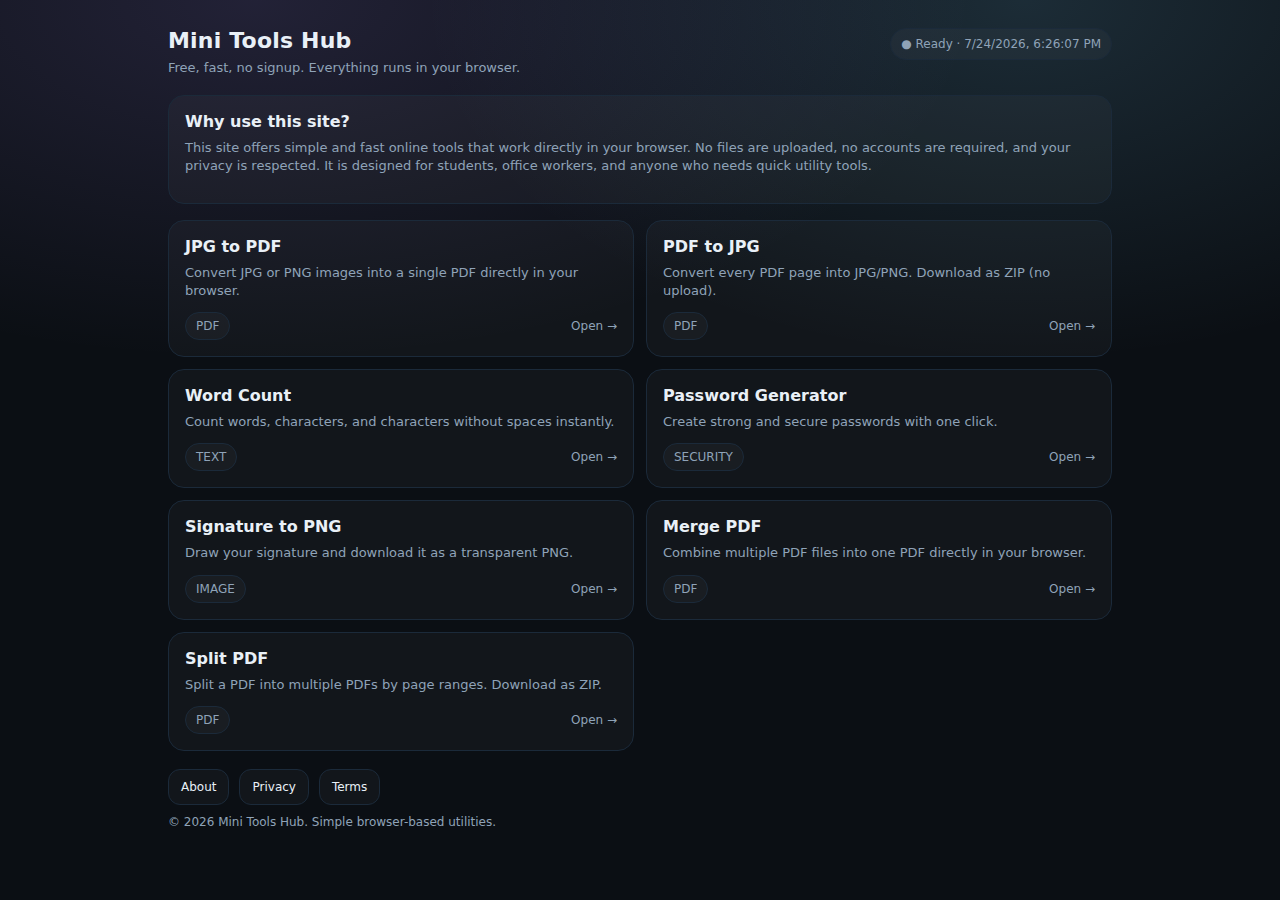
<file: index.html>
<!doctype html>
<html lang="en">
<head>
  <meta charset="utf-8" />
  <meta name="viewport" content="width=device-width,initial-scale=1" />

  <!-- Google Search Console verification -->
  <meta name="google-site-verification" content="SbjFVc47uTa8rga4hvQ6nQLdV7q9ra9mdwyhCmL1T98" />

  <!-- Google AdSense (site-wide, approval-safe) -->
  <script async src="https://pagead2.googlesyndication.com/pagead/js/adsbygoogle.js?client=ca-pub-9058387162064629"
     crossorigin="anonymous"></script>

  <!-- SEO -->
  <title>Free Mini Tools Hub – PDF • Image • Text</title>
  <meta name="description" content="A lightweight hub of free online tools: JPG to PDF, PDF to JPG, word count, password generator, and signature PNG. No signup required." />

  <link rel="stylesheet" href="./assets/style.css" />
</head>
<body>
  <div class="container">

    <!-- HEADER -->
    <div class="header">
      <div class="brand">
        <h1>Mini Tools Hub</h1>
        <p>Free, fast, no signup. Everything runs in your browser.</p>
      </div>
      <div class="badge" id="statusBadge">● Ready</div>
    </div>

    <!-- WHY SECTION (AdSense approval helper) -->
    <div class="card" style="margin-bottom:16px;">
      <h2>Why use this site?</h2>
      <p class="small">
        This site offers simple and fast online tools that work directly in your browser.
        No files are uploaded, no accounts are required, and your privacy is respected.
        It is designed for students, office workers, and anyone who needs quick utility tools.
      </p>
    </div>

    <!-- TOOLS GRID -->
    <div class="grid" id="toolsGrid">

      <a class="card" href="./tools/jpg-to-pdf/">
        <h2>JPG to PDF</h2>
        <p>Convert JPG or PNG images into a single PDF directly in your browser.</p>
        <div class="meta">
          <span class="pill">PDF</span>
          <span>Open →</span>
        </div>
      </a>

      <a class="card" href="./tools/pdf-to-jpg/">
        <h2>PDF to JPG</h2>
        <p>Convert every PDF page into JPG/PNG. Download as ZIP (no upload).</p>
        <div class="meta">
          <span class="pill">PDF</span>
          <span>Open →</span>
        </div>
      </a>

      <a class="card" href="./tools/wordcount/">
        <h2>Word Count</h2>
        <p>Count words, characters, and characters without spaces instantly.</p>
        <div class="meta">
          <span class="pill">TEXT</span>
          <span>Open →</span>
        </div>
      </a>

      <a class="card" href="./tools/password/">
        <h2>Password Generator</h2>
        <p>Create strong and secure passwords with one click.</p>
        <div class="meta">
          <span class="pill">SECURITY</span>
          <span>Open →</span>
        </div>
      </a>

      <a class="card" href="./tools/sign-png/">
        <h2>Signature to PNG</h2>
        <p>Draw your signature and download it as a transparent PNG.</p>
        <div class="meta">
          <span class="pill">IMAGE</span>
          <span>Open →</span>
        </div>
      </a>
      <a class="card" href="./tools/merge-pdf/">
        <h2>Merge PDF</h2>
        <p>Combine multiple PDF files into one PDF directly in your browser.</p>
        <div class="meta">
          <span class="pill">PDF</span>
          <span>Open →</span>
        </div>
      </a>
      <a class="card" href="./tools/split-pdf/">
        <h2>Split PDF</h2>
        <p>Split a PDF into multiple PDFs by page ranges. Download as ZIP.</p>
        <div class="meta">
          <span class="pill">PDF</span>
          <span>Open →</span>
        </div>
      </a>

    </div>

    <!-- FOOTER (AdSense 필수 정책 링크) -->
    <div class="footer">
      <div class="row">
        <a class="btn" href="./about.html">About</a>
        <a class="btn" href="./privacy.html">Privacy</a>
        <a class="btn" href="./terms.html">Terms</a>
      </div>
      <div class="small" style="margin-top:10px;">
        © 2026 Mini Tools Hub. Simple browser-based utilities.
      </div>
    </div>

  </div>

  <script src="./assets/hub.js"></script>
</body>
</html>
</file>
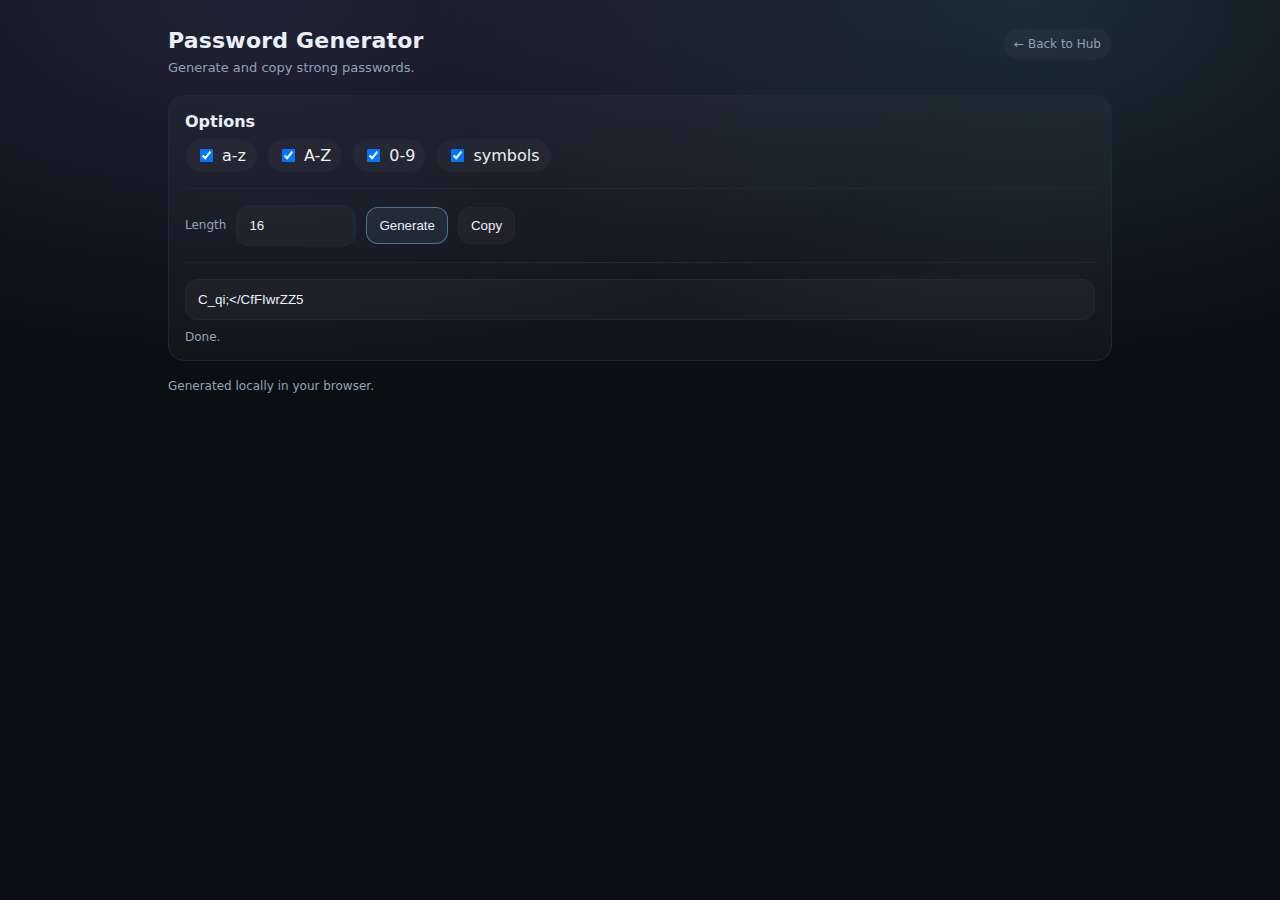
<file: tools/password/index.html>
<!doctype html>
<html lang="en">
<head>
  <meta charset="utf-8" />
  <meta name="viewport" content="width=device-width,initial-scale=1" />
  <title>Password Generator – Free Tool</title>
  <meta name="description" content="Generate strong passwords quickly for free." />
  <link rel="stylesheet" href="../../assets/style.css" />
</head>
<body>
  <div class="container">
    <div class="header">
      <div class="brand">
        <h1>Password Generator</h1>
        <p>Generate and copy strong passwords.</p>
      </div>
      <a class="badge" href="../../">← Back to Hub</a>
    </div>

    <div class="card">
      <h2>Options</h2>
      <div class="row">
        <label class="pill"><input type="checkbox" id="lower" checked> a-z</label>
        <label class="pill"><input type="checkbox" id="upper" checked> A-Z</label>
        <label class="pill"><input type="checkbox" id="nums" checked> 0-9</label>
        <label class="pill"><input type="checkbox" id="syms" checked> symbols</label>
      </div>
      <div class="hr"></div>

      <div class="row" style="align-items:center">
        <span class="small">Length</span>
        <input class="input" style="max-width:120px" type="number" id="len" min="6" max="64" value="16" />
        <button class="btn primary" id="genBtn">Generate</button>
        <button class="btn" id="copyBtn">Copy</button>
      </div>

      <div class="hr"></div>
      <input class="input" id="out" readonly placeholder="Your password will appear here" />
      <div class="small" id="msg" style="margin-top:10px"></div>
    </div>

    <div class="footer small">Generated locally in your browser.</div>
  </div>

  <script src="./app.js"></script>
</body>
</html>
</file>
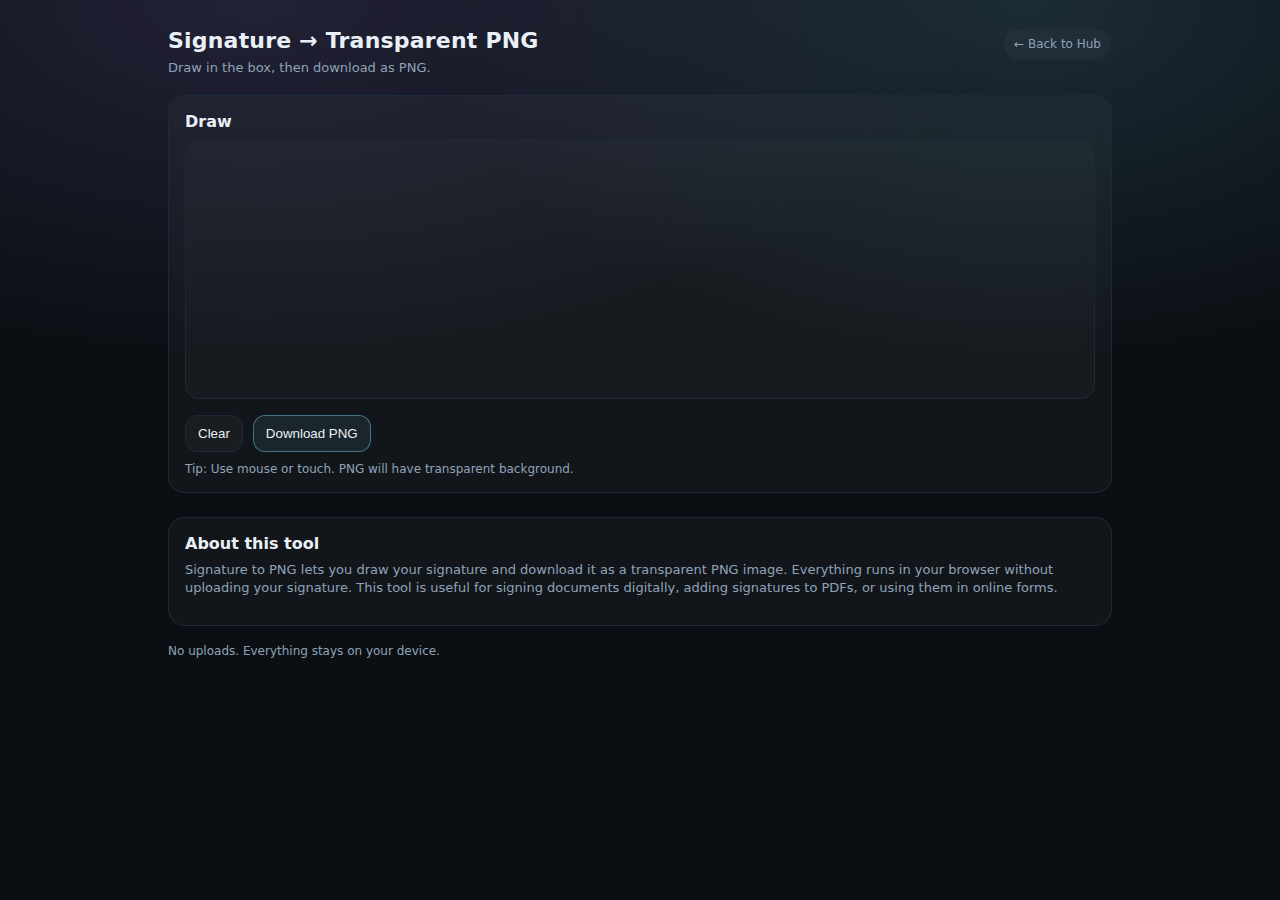
<file: tools/sign-png/index.html>
<!doctype html>
<html lang="en">
<head>
  <meta charset="utf-8" />
  <meta name="viewport" content="width=device-width,initial-scale=1" />
  <title>Signature to PNG – Free Tool</title>
  <meta name="description" content="Draw a signature and download it as a transparent PNG for free." />
  <link rel="stylesheet" href="../../assets/style.css" />
</head>
<body>
  <div class="container">
    <div class="header">
      <div class="brand">
        <h1>Signature → Transparent PNG</h1>
        <p>Draw in the box, then download as PNG.</p>
      </div>
      <a class="badge" href="../../">← Back to Hub</a>
    </div>

    <div class="card">
      <h2>Draw</h2>
      <canvas id="pad" style="width:100%; height:260px; border-radius:14px; border:1px solid var(--line); background:rgba(255,255,255,.02)"></canvas>
      <div class="row" style="margin-top:12px">
        <button class="btn" id="clear">Clear</button>
        <button class="btn primary" id="download">Download PNG</button>
      </div>
      <div class="small" id="hint" style="margin-top:10px">Tip: Use mouse or touch. PNG will have transparent background.</div>
    </div>
    <div class="card" style="margin-top:24px;">
      <h2>About this tool</h2>
      <p class="small">
        Signature to PNG lets you draw your signature and download it as a transparent PNG image.
        Everything runs in your browser without uploading your signature.
        This tool is useful for signing documents digitally,
        adding signatures to PDFs, or using them in online forms.
      </p>
    </div>

    <div class="footer small">No uploads. Everything stays on your device.</div>
  </div>

  <script src="./app.js"></script>
</body>
</html>
</file>
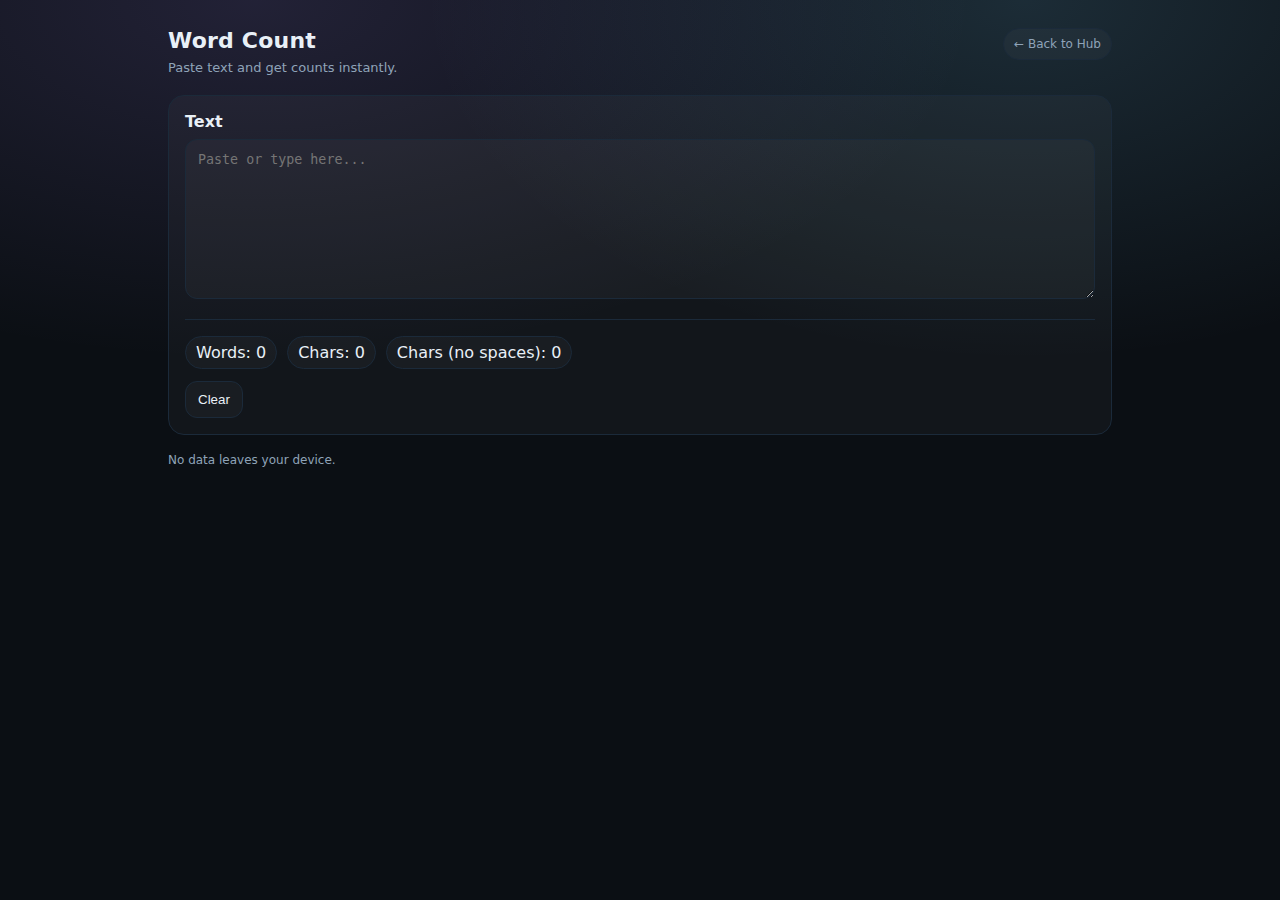
<file: tools/wordcount/index.html>
<!doctype html>
<html lang="en">
<head>
  <meta charset="utf-8" />
  <meta name="viewport" content="width=device-width,initial-scale=1" />
  <title>Word Count – Free Tool</title>
  <meta name="description" content="Count words and characters instantly for free." />
  <link rel="stylesheet" href="../../assets/style.css" />
</head>
<body>
  <div class="container">
    <div class="header">
      <div class="brand">
        <h1>Word Count</h1>
        <p>Paste text and get counts instantly.</p>
      </div>
      <a class="badge" href="../../">← Back to Hub</a>
    </div>

    <div class="card">
      <h2>Text</h2>
      <textarea id="text" placeholder="Paste or type here..."></textarea>
      <div class="hr"></div>
      <div class="row">
        <span class="pill" id="words">Words: 0</span>
        <span class="pill" id="chars">Chars: 0</span>
        <span class="pill" id="charsNoSpace">Chars (no spaces): 0</span>
      </div>
      <div class="row" style="margin-top:12px">
        <button class="btn" id="clearBtn">Clear</button>
      </div>
    </div>

    <div class="footer small">No data leaves your device.</div>
  </div>

  <script src="./app.js"></script>
</body>
</html>
</file>
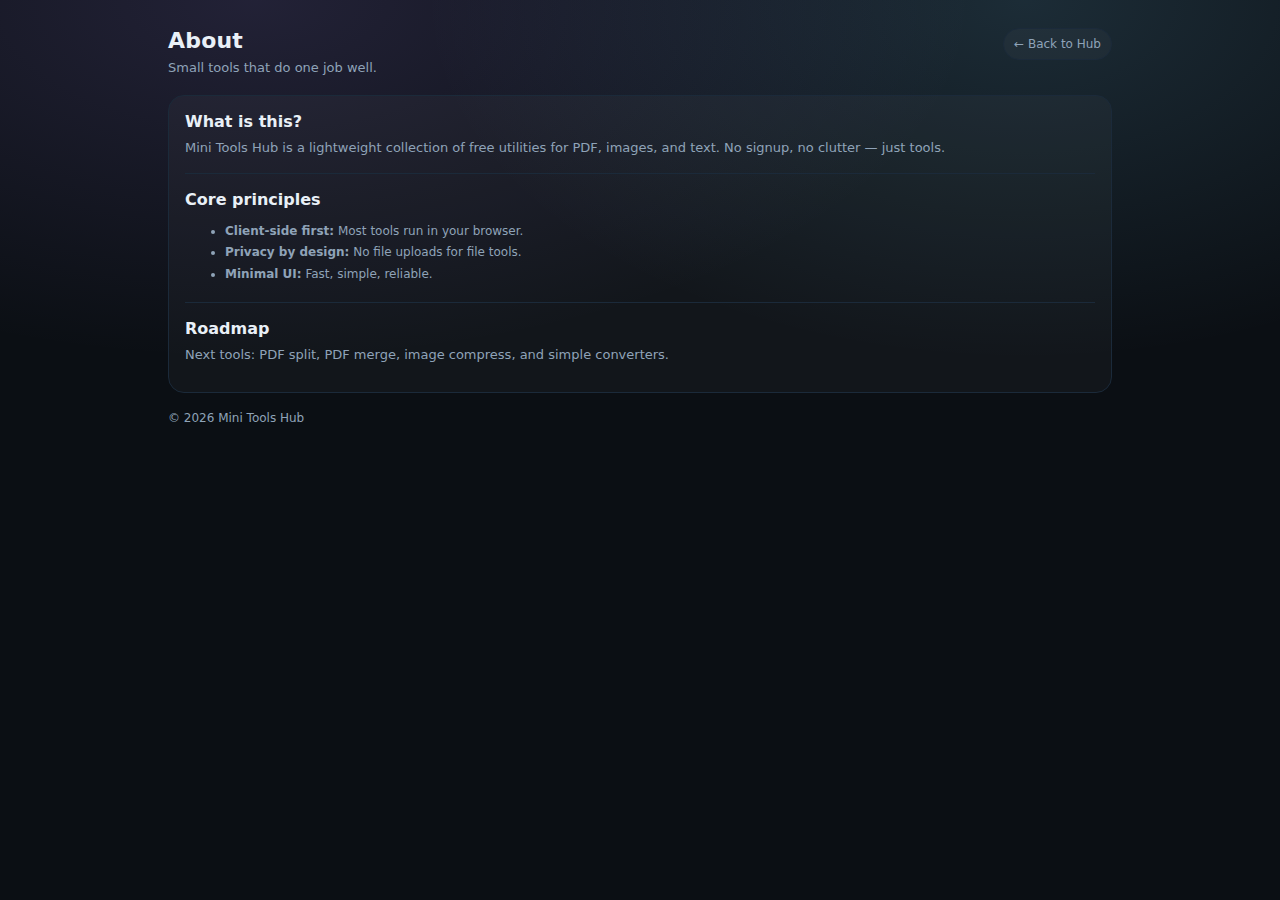
<file: about.html>
<!doctype html>
<html lang="en">
<head>
  <meta charset="utf-8" />
  <meta name="viewport" content="width=device-width,initial-scale=1" />
  <title>About – Mini Tools Hub</title>
  <meta name="description" content="About Mini Tools Hub." />
  <link rel="stylesheet" href="./assets/style.css" />
</head>
<body>
  <div class="container">
    <div class="header">
      <div class="brand">
        <h1>About</h1>
        <p>Small tools that do one job well.</p>
      </div>
      <a class="badge" href="/">← Back to Hub</a>
    </div>

    <div class="card">
      <h2>What is this?</h2>
      <p class="small">
        Mini Tools Hub is a lightweight collection of free utilities for PDF, images, and text.
        No signup, no clutter — just tools.
      </p>

      <div class="hr"></div>

      <h2>Core principles</h2>
      <ul class="small" style="line-height:1.8;">
        <li><b>Client-side first:</b> Most tools run in your browser.</li>
        <li><b>Privacy by design:</b> No file uploads for file tools.</li>
        <li><b>Minimal UI:</b> Fast, simple, reliable.</li>
      </ul>

      <div class="hr"></div>

      <h2>Roadmap</h2>
      <p class="small">
        Next tools: PDF split, PDF merge, image compress, and simple converters.
      </p>
    </div>

    <div class="footer small">© 2026 Mini Tools Hub</div>
  </div>
</body>
</html>
</file>
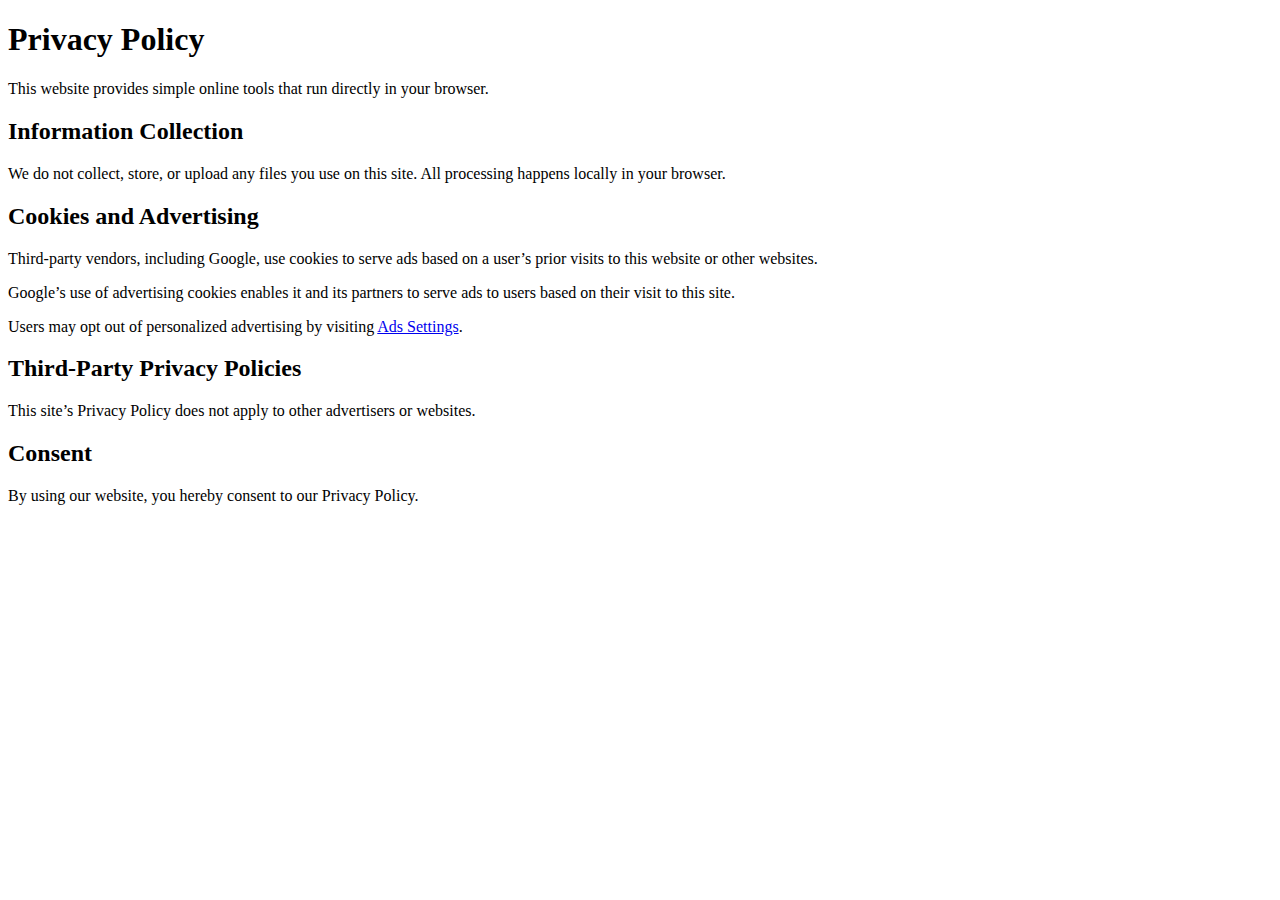
<file: privacy.html>
<!doctype html>
<html lang="en">
<head>
  <meta charset="utf-8" />
  <title>Privacy Policy</title>
  <meta name="robots" content="index,follow">
</head>
<body>
  <h1>Privacy Policy</h1>

  <p>This website provides simple online tools that run directly in your browser.</p>

  <h2>Information Collection</h2>
  <p>We do not collect, store, or upload any files you use on this site. All processing happens locally in your browser.</p>

  <h2>Cookies and Advertising</h2>
  <p>Third-party vendors, including Google, use cookies to serve ads based on a user’s prior visits to this website or other websites.</p>
  <p>Google’s use of advertising cookies enables it and its partners to serve ads to users based on their visit to this site.</p>
  <p>Users may opt out of personalized advertising by visiting <a href="https://adssettings.google.com" target="_blank">Ads Settings</a>.</p>

  <h2>Third-Party Privacy Policies</h2>
  <p>This site’s Privacy Policy does not apply to other advertisers or websites.</p>

  <h2>Consent</h2>
  <p>By using our website, you hereby consent to our Privacy Policy.</p>
</body>
</html>
</file>
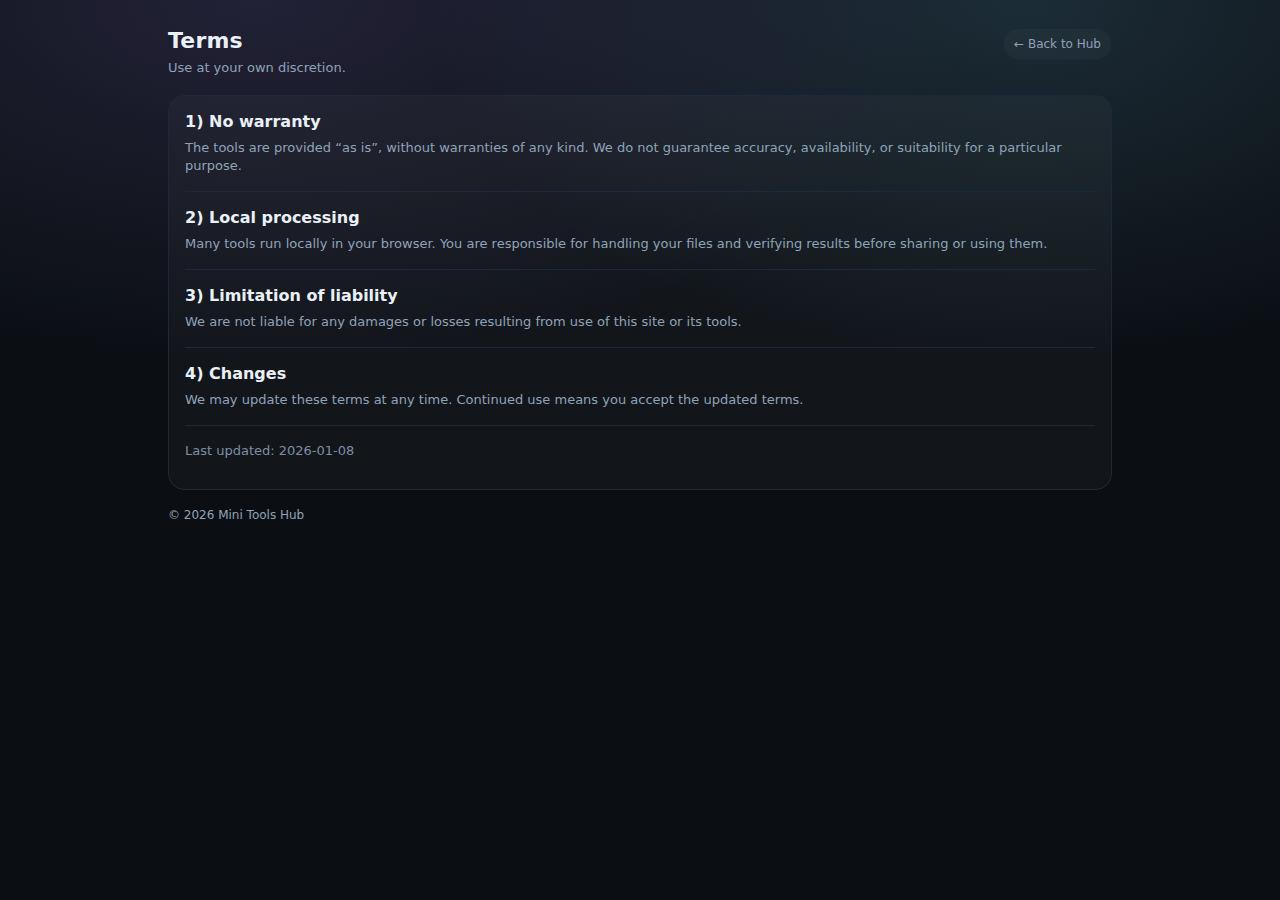
<file: terms.html>
<!doctype html>
<html lang="en">
<head>
  <meta charset="utf-8" />
  <meta name="viewport" content="width=device-width,initial-scale=1" />
  <title>Terms – Mini Tools Hub</title>
  <meta name="description" content="Terms of use for Mini Tools Hub." />
  <link rel="stylesheet" href="./assets/style.css" />
</head>
<body>
  <div class="container">
    <div class="header">
      <div class="brand">
        <h1>Terms</h1>
        <p>Use at your own discretion.</p>
      </div>
      <a class="badge" href="/">← Back to Hub</a>
    </div>

    <div class="card">
      <h2>1) No warranty</h2>
      <p class="small">
        The tools are provided “as is”, without warranties of any kind. We do not guarantee accuracy,
        availability, or suitability for a particular purpose.
      </p>

      <div class="hr"></div>

      <h2>2) Local processing</h2>
      <p class="small">
        Many tools run locally in your browser. You are responsible for handling your files and verifying results
        before sharing or using them.
      </p>

      <div class="hr"></div>

      <h2>3) Limitation of liability</h2>
      <p class="small">
        We are not liable for any damages or losses resulting from use of this site or its tools.
      </p>

      <div class="hr"></div>

      <h2>4) Changes</h2>
      <p class="small">
        We may update these terms at any time. Continued use means you accept the updated terms.
      </p>

      <div class="hr"></div>

      <p class="small" style="opacity:.85;">
        Last updated: 2026-01-08
      </p>
    </div>

    <div class="footer small">© 2026 Mini Tools Hub</div>
  </div>
</body>
</html>
</file>
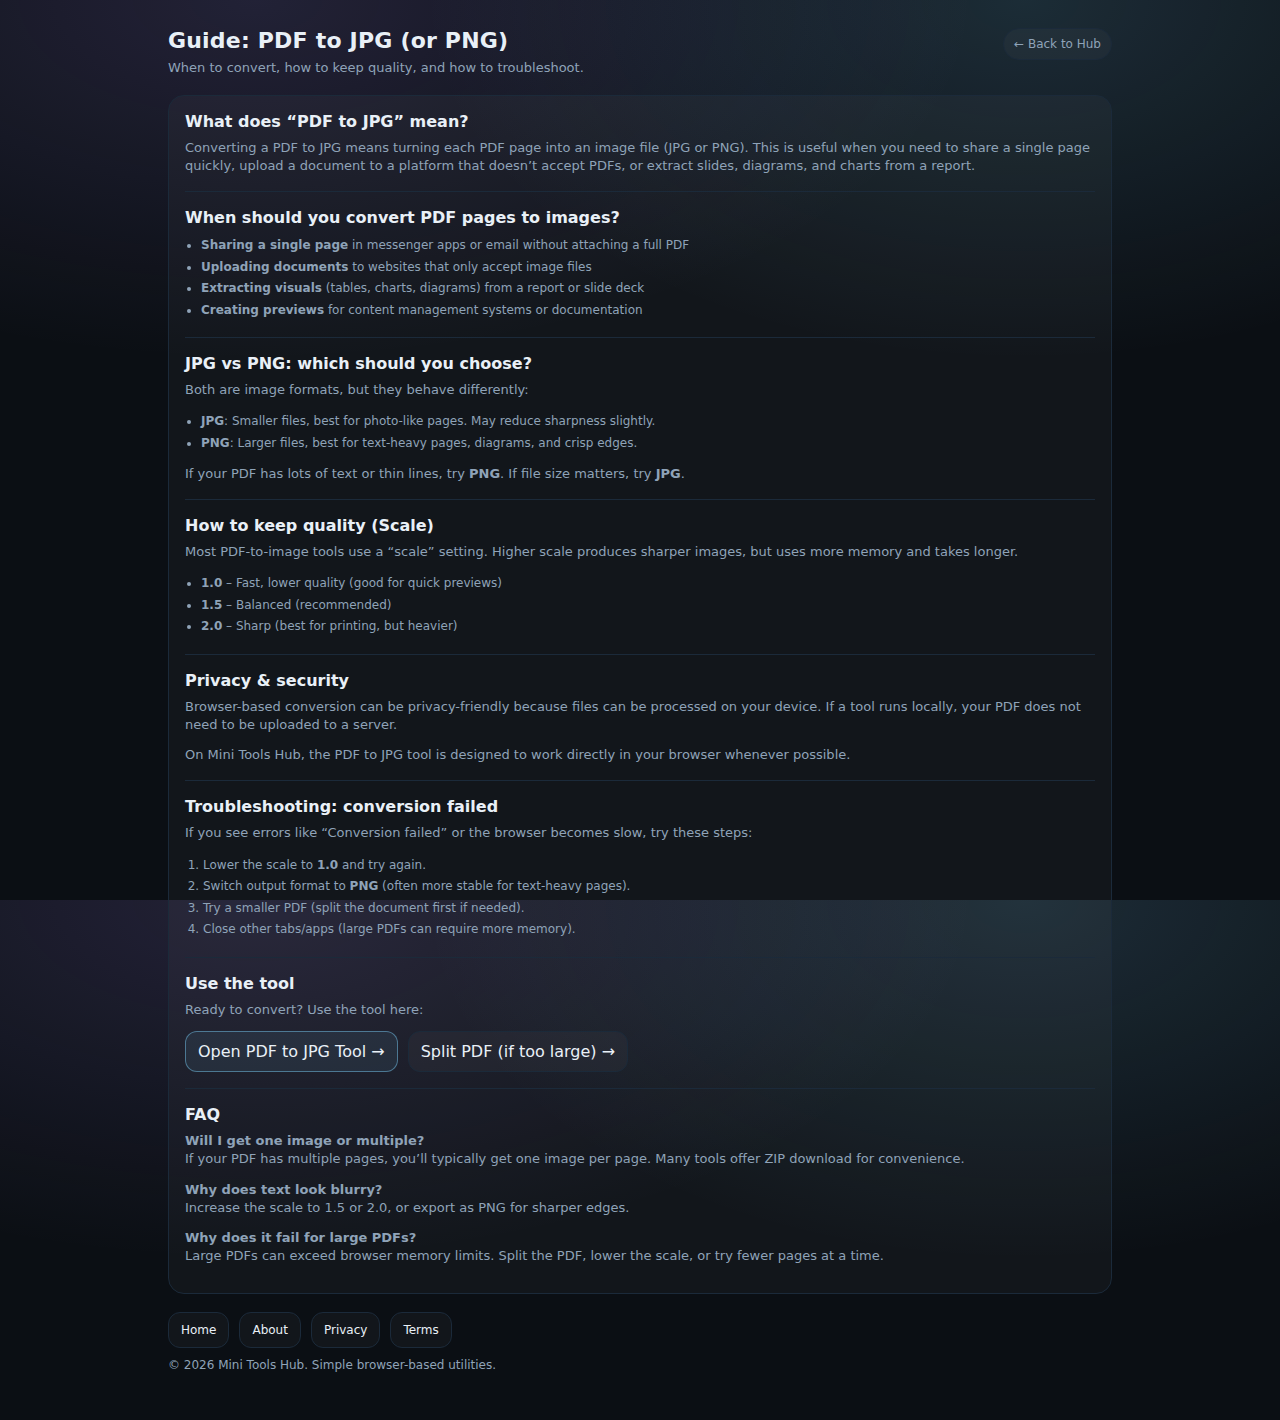
<file: guide/pdf-to-jpg.html>
<!doctype html>
<html lang="en">
<head>
  <meta charset="utf-8" />
  <meta name="viewport" content="width=device-width,initial-scale=1" />

  <title>How to Convert PDF to JPG (or PNG) – Free Guide</title>
  <meta name="description" content="A practical guide to converting PDF pages to JPG or PNG safely. Learn when to use PDF-to-image conversion, quality tips, and common troubleshooting." />

  <link rel="canonical" href="https://tools-hub-4t9.pages.dev/guide/pdf-to-jpg.html" />

  <!-- Open Graph -->
  <meta property="og:title" content="How to Convert PDF to JPG (or PNG) – Free Guide" />
  <meta property="og:description" content="When to convert PDF pages to images, how to keep quality, and how to troubleshoot conversion errors." />
  <meta property="og:type" content="article" />
  <meta property="og:url" content="https://tools-hub-4t9.pages.dev/guide/pdf-to-jpg.html" />
  <meta name="twitter:card" content="summary" />

  <link rel="stylesheet" href="../assets/style.css" />
</head>
<body>
  <div class="container">

    <div class="header">
      <div class="brand">
        <h1>Guide: PDF to JPG (or PNG)</h1>
        <p>When to convert, how to keep quality, and how to troubleshoot.</p>
      </div>
      <a class="badge" href="../">← Back to Hub</a>
    </div>

    <!-- MAIN CONTENT -->
    <div class="card">
      <h2>What does “PDF to JPG” mean?</h2>
      <p class="small">
        Converting a PDF to JPG means turning each PDF page into an image file (JPG or PNG).
        This is useful when you need to share a single page quickly, upload a document to a platform that doesn’t accept PDFs,
        or extract slides, diagrams, and charts from a report.
      </p>

      <div class="hr"></div>

      <h2>When should you convert PDF pages to images?</h2>
      <ul class="small" style="margin:0; padding-left:16px; line-height:1.8;">
        <li><strong>Sharing a single page</strong> in messenger apps or email without attaching a full PDF</li>
        <li><strong>Uploading documents</strong> to websites that only accept image files</li>
        <li><strong>Extracting visuals</strong> (tables, charts, diagrams) from a report or slide deck</li>
        <li><strong>Creating previews</strong> for content management systems or documentation</li>
      </ul>

      <div class="hr"></div>

      <h2>JPG vs PNG: which should you choose?</h2>
      <p class="small">
        Both are image formats, but they behave differently:
      </p>
      <ul class="small" style="margin:0; padding-left:16px; line-height:1.8;">
        <li><strong>JPG</strong>: Smaller files, best for photo-like pages. May reduce sharpness slightly.</li>
        <li><strong>PNG</strong>: Larger files, best for text-heavy pages, diagrams, and crisp edges.</li>
      </ul>
      <p class="small" style="margin-top:10px;">
        If your PDF has lots of text or thin lines, try <strong>PNG</strong>. If file size matters, try <strong>JPG</strong>.
      </p>

      <div class="hr"></div>

      <h2>How to keep quality (Scale)</h2>
      <p class="small">
        Most PDF-to-image tools use a “scale” setting. Higher scale produces sharper images, but uses more memory and takes longer.
      </p>
      <ul class="small" style="margin:0; padding-left:16px; line-height:1.8;">
        <li><strong>1.0</strong> – Fast, lower quality (good for quick previews)</li>
        <li><strong>1.5</strong> – Balanced (recommended)</li>
        <li><strong>2.0</strong> – Sharp (best for printing, but heavier)</li>
      </ul>

      <div class="hr"></div>

      <h2>Privacy & security</h2>
      <p class="small">
        Browser-based conversion can be privacy-friendly because files can be processed on your device.
        If a tool runs locally, your PDF does not need to be uploaded to a server.
      </p>
      <p class="small">
        On Mini Tools Hub, the PDF to JPG tool is designed to work directly in your browser whenever possible.
      </p>

      <div class="hr"></div>

      <h2>Troubleshooting: conversion failed</h2>
      <p class="small">
        If you see errors like “Conversion failed” or the browser becomes slow, try these steps:
      </p>
      <ol class="small" style="margin:0; padding-left:18px; line-height:1.8;">
        <li>Lower the scale to <strong>1.0</strong> and try again.</li>
        <li>Switch output format to <strong>PNG</strong> (often more stable for text-heavy pages).</li>
        <li>Try a smaller PDF (split the document first if needed).</li>
        <li>Close other tabs/apps (large PDFs can require more memory).</li>
      </ol>

      <div class="hr"></div>

      <h2>Use the tool</h2>
      <p class="small">
        Ready to convert? Use the tool here:
      </p>

      <div class="row" style="margin-top:10px;">
        <a class="btn primary" href="../tools/pdf-to-jpg/">Open PDF to JPG Tool →</a>
        <a class="btn" href="../tools/split-pdf/">Split PDF (if too large) →</a>
      </div>

      <div class="hr"></div>

      <h2>FAQ</h2>
      <p class="small"><strong>Will I get one image or multiple?</strong><br/>
        If your PDF has multiple pages, you’ll typically get one image per page. Many tools offer ZIP download for convenience.
      </p>
      <p class="small"><strong>Why does text look blurry?</strong><br/>
        Increase the scale to 1.5 or 2.0, or export as PNG for sharper edges.
      </p>
      <p class="small"><strong>Why does it fail for large PDFs?</strong><br/>
        Large PDFs can exceed browser memory limits. Split the PDF, lower the scale, or try fewer pages at a time.
      </p>
    </div>

    <div class="footer">
      <div class="row">
        <a class="btn" href="../">Home</a>
        <a class="btn" href="../about.html">About</a>
        <a class="btn" href="../privacy.html">Privacy</a>
        <a class="btn" href="../terms.html">Terms</a>
      </div>
      <div class="small" style="margin-top:10px;">
        © 2026 Mini Tools Hub. Simple browser-based utilities.
      </div>
    </div>

  </div>
</body>
</html>
</file>
<file: assets/style.css>
:root{
  --bg:#0b0f14;
  --card:#0f1620;
  --muted:#8fa3b8;
  --text:#e9f0f7;
  --line:#1b2a3a;
  --accent:#7dd3fc;
  --accent2:#a78bfa;
}

*{box-sizing:border-box}
html,body{height:100%}
body{
  margin:0;
  font-family: ui-sans-serif, system-ui, -apple-system, Segoe UI, Roboto, Helvetica, Arial;
  background: radial-gradient(1200px 600px at 20% 0%, rgba(167,139,250,.15), transparent 60%),
              radial-gradient(1000px 600px at 80% 0%, rgba(125,211,252,.15), transparent 60%),
              var(--bg);
  color:var(--text);
}

a{color:inherit; text-decoration:none}
.container{max-width:980px; margin:0 auto; padding:28px 18px 48px}
.header{display:flex; align-items:flex-start; justify-content:space-between; gap:16px; margin-bottom:18px}
.brand{
  display:flex; flex-direction:column; gap:6px;
}
.brand h1{font-size:22px; margin:0; letter-spacing:.2px}
.brand p{margin:0; color:var(--muted); font-size:13px; line-height:1.35}

.badge{
  display:inline-flex; align-items:center; gap:8px;
  border:1px solid var(--line);
  background: rgba(255,255,255,.03);
  padding:8px 10px; border-radius:999px;
  color:var(--muted); font-size:12px;
}

.grid{
  display:grid;
  grid-template-columns: repeat(12, 1fr);
  gap:12px;
}

.card{
  grid-column: span 6;
  border:1px solid var(--line);
  background: rgba(255,255,255,.03);
  border-radius:16px;
  padding:16px;
  transition: transform .12s ease, border-color .12s ease, background .12s ease;
}
.card:hover{
  transform: translateY(-2px);
  border-color: rgba(125,211,252,.35);
  background: rgba(255,255,255,.05);
}

.card h2{margin:0 0 8px; font-size:16px}
.card p{margin:0 0 12px; color:var(--muted); font-size:13px; line-height:1.4}
.card .meta{
  display:flex; justify-content:space-between; align-items:center; gap:10px;
  color:var(--muted); font-size:12px;
}
.pill{
  display:inline-flex; align-items:center; gap:6px;
  padding:6px 10px; border-radius:999px;
  border:1px solid var(--line);
  background: rgba(255,255,255,.03);
}

.row{display:flex; gap:10px; flex-wrap:wrap}
.btn{
  display:inline-flex; align-items:center; justify-content:center; gap:8px;
  padding:10px 12px;
  border:1px solid var(--line);
  background: rgba(255,255,255,.03);
  color:var(--text);
  border-radius:12px;
  cursor:pointer;
}
.btn:hover{border-color: rgba(125,211,252,.35)}
.btn.primary{
  border-color: rgba(125,211,252,.45);
  background: rgba(125,211,252,.08);
}

.input, textarea{
  width:100%;
  padding:12px 12px;
  border-radius:12px;
  border:1px solid var(--line);
  background: rgba(255,255,255,.03);
  color: var(--text);
  outline:none;
}
textarea{min-height:160px; resize:vertical}
.small{font-size:12px; color:var(--muted)}
.hr{height:1px; background:var(--line); margin:16px 0}
.footer{margin-top:18px; color:var(--muted); font-size:12px}

@media (max-width: 780px){
  .card{grid-column: span 12;}
}
</file>
